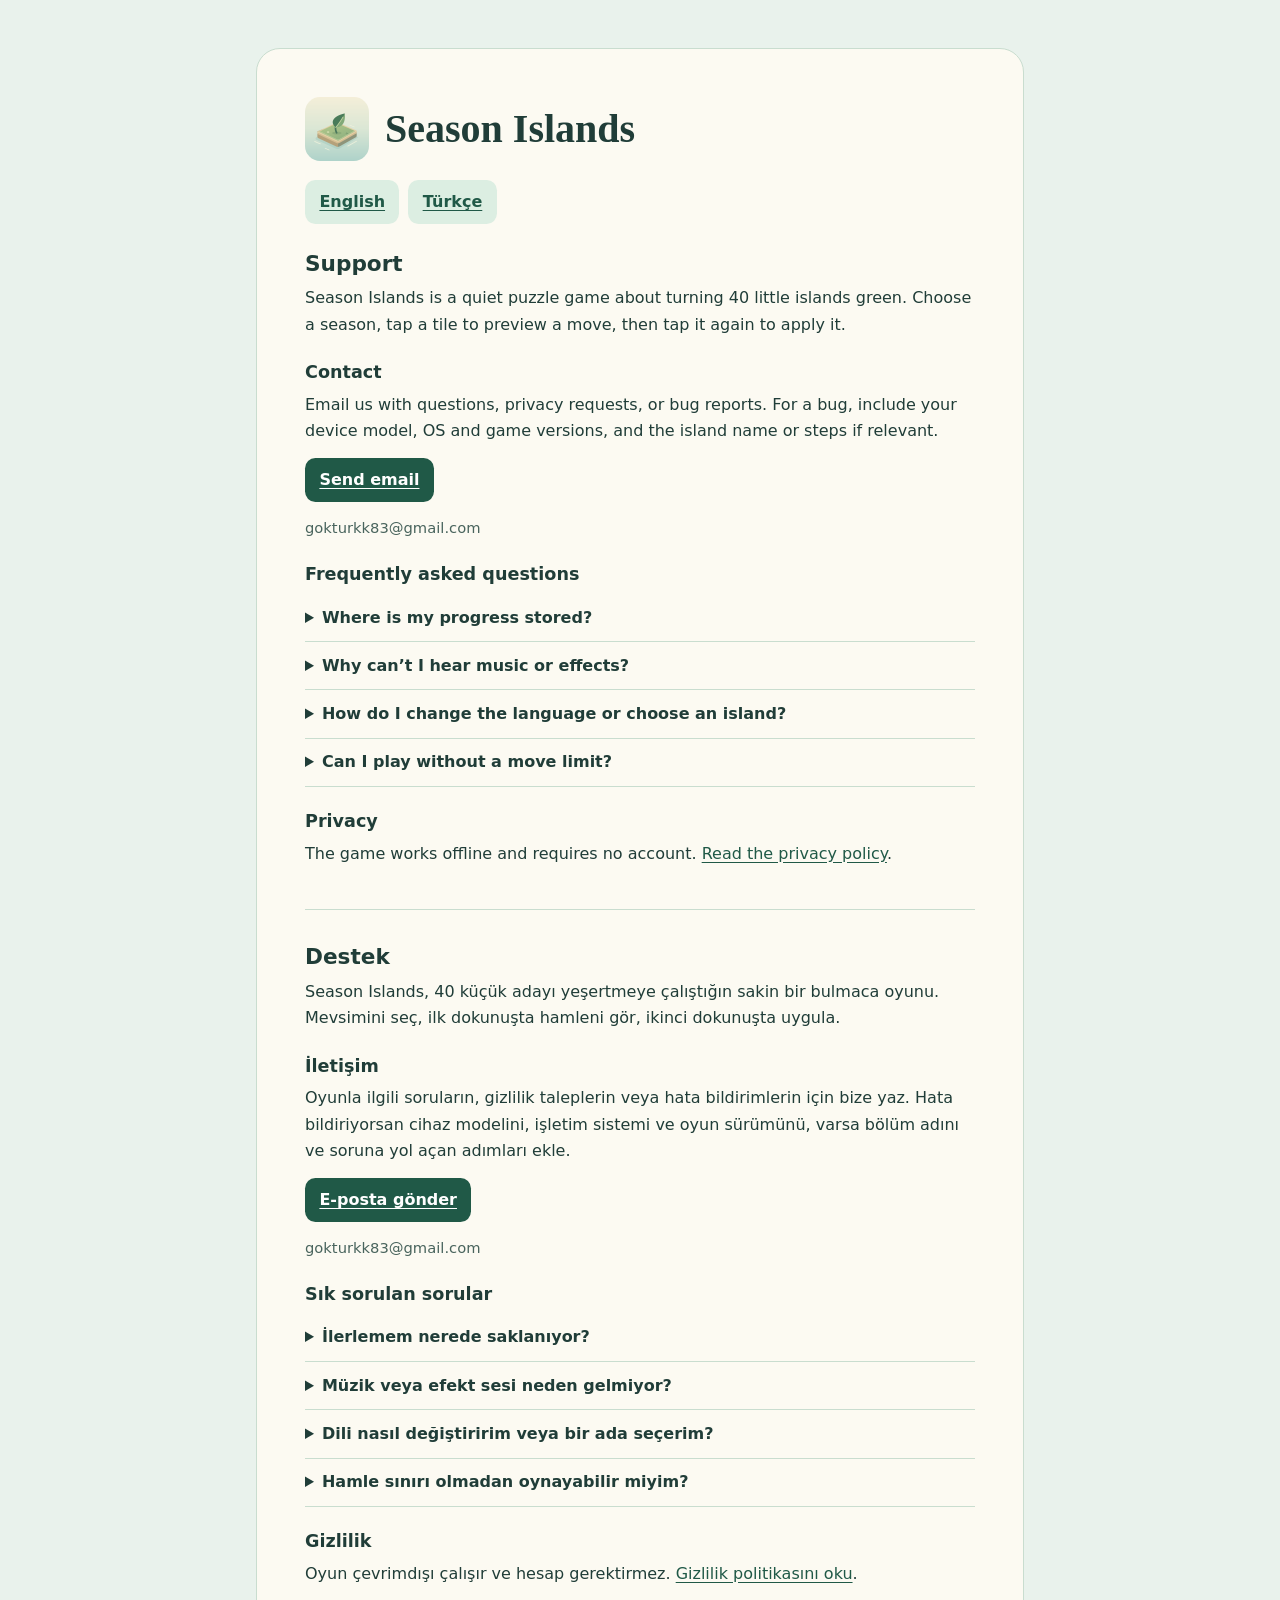
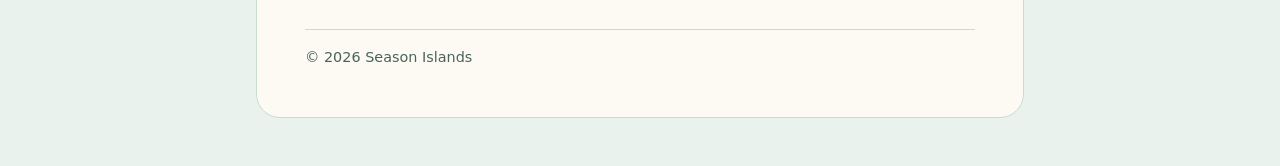
<file: index.html>
<!doctype html>
<html lang="en">
<head>
  <meta charset="utf-8">
  <meta name="viewport" content="width=device-width, initial-scale=1">
  <meta name="description" content="Contact, frequently asked questions, and privacy information for Season Islands.">
  <title>Season Islands — Support</title>
  <link rel="icon" href="icon.png" type="image/png">
  <link rel="stylesheet" href="style.css">
  <link rel="canonical" href="https://gokturkp0.github.io/season-islands-site/support.html">
</head>
<body>
  <main>
    <header>
      <img src="icon.png" alt="" width="64" height="64">
      <h1>Season Islands</h1>
    </header>
    <nav class="language" aria-label="Language / Dil">
      <a href="#en" lang="en">English</a>
      <a href="#tr" lang="tr">Türkçe</a>
    </nav>
    <section id="en" lang="en" aria-labelledby="support-en">
      <h2 id="support-en">Support</h2>
      <p>Season Islands is a quiet puzzle game about turning 40 little islands green. Choose a season, tap a tile to preview a move, then tap it again to apply it.</p>
      <h3 id="contact-en">Contact</h3>
      <p>Email us with questions, privacy requests, or bug reports. For a bug, include your device model, OS and game versions, and the island name or steps if relevant.</p>
      <p><a class="contact-button" href="mailto:gokturkk83@gmail.com?subject=Season%20Islands">Send email</a></p>
      <p class="email">gokturkk83@gmail.com</p>
      <h3>Frequently asked questions</h3>
      <details>
        <summary>Where is my progress stored?</summary>
        <p>Progress and settings are saved on your device. The game has no account or cloud save. Deleting the app and its data can remove your progress.</p>
      </details>
      <details>
        <summary>Why can’t I hear music or effects?</summary>
        <p>Raise your device volume, then check the separate Music and Ambience and effects settings. Each group has its own mute switch and volume level.</p>
      </details>
      <details>
        <summary>How do I change the language or choose an island?</summary>
        <p>Open Settings and choose Language for English or Turkish, or Level to revisit an island you’ve unlocked.</p>
      </details>
      <details>
        <summary>Can I play without a move limit?</summary>
        <p>Yes. Choose Easy under Settings → Difficulty and start or restart a level to play with unlimited moves.</p>
      </details>
      <h3>Privacy</h3>
      <p>The game works offline and requires no account. <a href="privacy-en.html" hreflang="en">Read the privacy policy</a>.</p>
    </section>
    <section id="tr" lang="tr" aria-labelledby="support-tr">
      <h2 id="support-tr">Destek</h2>
      <p>Season Islands, 40 küçük adayı yeşertmeye çalıştığın sakin bir bulmaca oyunu. Mevsimini seç, ilk dokunuşta hamleni gör, ikinci dokunuşta uygula.</p>
      <h3 id="contact-tr">İletişim</h3>
      <p>Oyunla ilgili soruların, gizlilik taleplerin veya hata bildirimlerin için bize yaz. Hata bildiriyorsan cihaz modelini, işletim sistemi ve oyun sürümünü, varsa bölüm adını ve soruna yol açan adımları ekle.</p>
      <p><a class="contact-button" href="mailto:gokturkk83@gmail.com?subject=Season%20Islands">E-posta gönder</a></p>
      <p class="email">gokturkk83@gmail.com</p>
      <h3>Sık sorulan sorular</h3>
      <details>
        <summary>İlerlemem nerede saklanıyor?</summary>
        <p>İlerleme ve ayarlar cihazında saklanır. Oyunda hesap veya bulut kaydı yoktur. Uygulamayı verileriyle birlikte silersen ilerlemen de silinebilir.</p>
      </details>
      <details>
        <summary>Müzik veya efekt sesi neden gelmiyor?</summary>
        <p>Cihazının sesini artırıp Ayarlar’da Müzik ile Ambiyans ve efektler bölümlerini kontrol et. İki grubun da ses seviyesi ve sessize alma seçeneği ayrıdır.</p>
      </details>
      <details>
        <summary>Dili nasıl değiştiririm veya bir ada seçerim?</summary>
        <p>Ayarlar → Dil bölümünden Türkçe veya İngilizceyi seç. Daha önce açtığın bir adaya dönmek için Ayarlar → Bölüm’ü kullan.</p>
      </details>
      <details>
        <summary>Hamle sınırı olmadan oynayabilir miyim?</summary>
        <p>Evet. Ayarlar → Zorluk bölümünden Kolay’ı seçip bir bölümü başlat veya yeniden başlat.</p>
      </details>
      <h3>Gizlilik</h3>
      <p>Oyun çevrimdışı çalışır ve hesap gerektirmez. <a href="privacy-tr.html" hreflang="tr">Gizlilik politikasını oku</a>.</p>
    </section>
    <footer>© 2026 Season Islands</footer>
  </main>
</body>
</html>
</file>
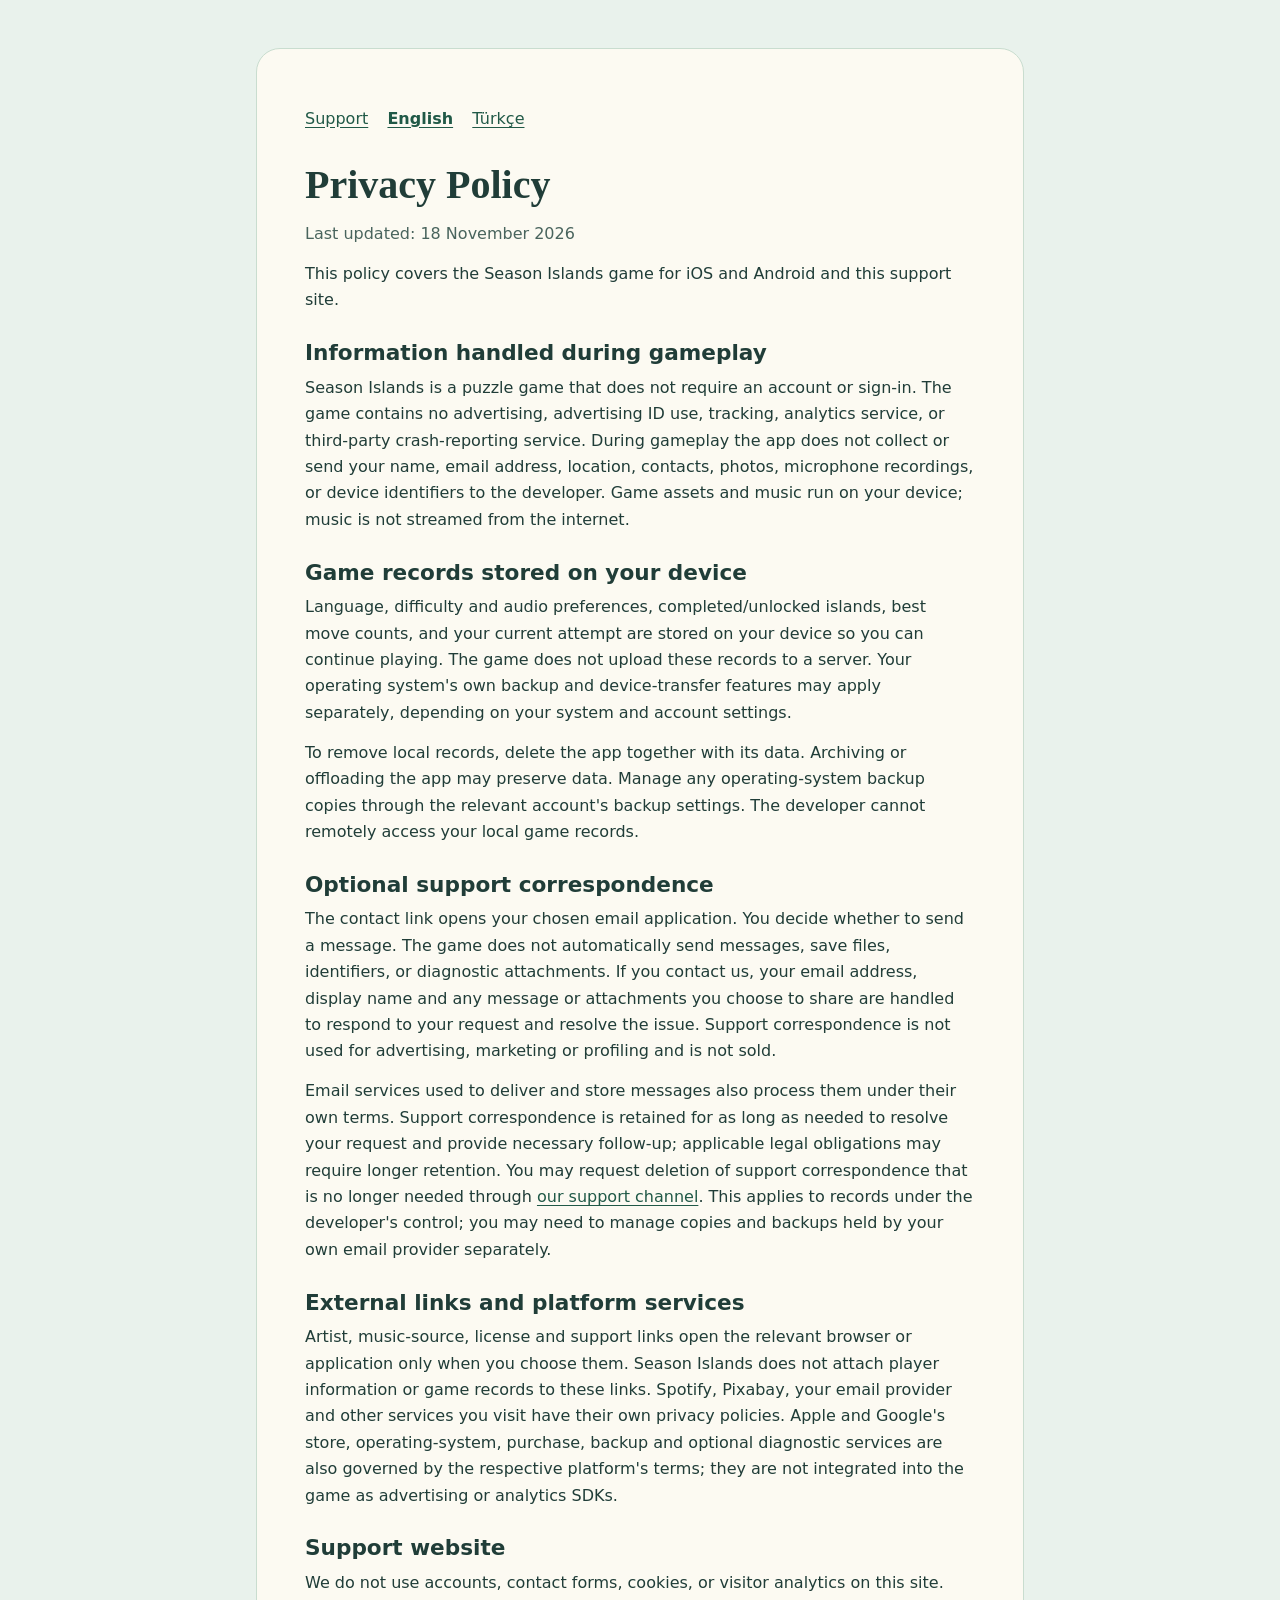
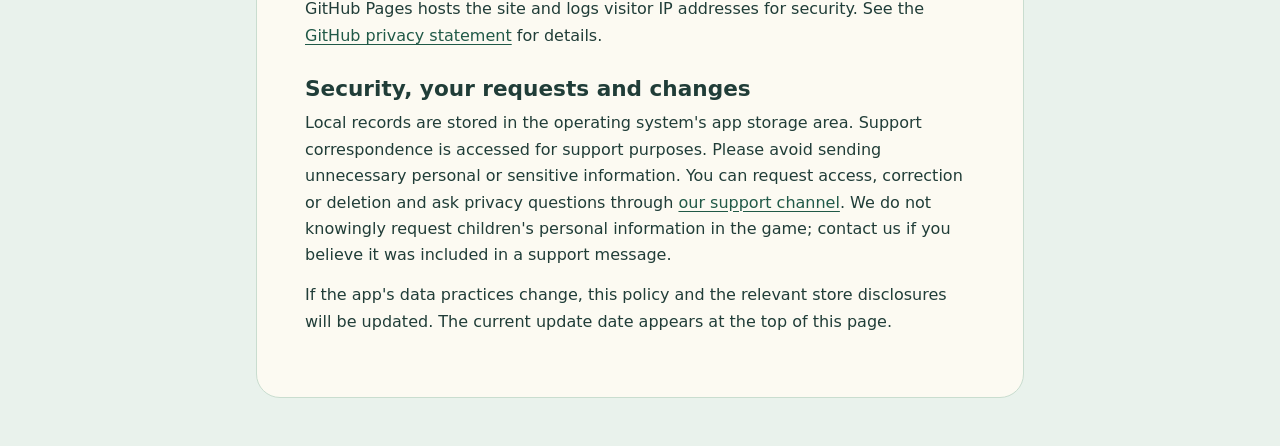
<file: privacy-en.html>
<!doctype html>
<html lang="en">
<head>
  <meta charset="utf-8">
  <meta name="viewport" content="width=device-width, initial-scale=1">
  <meta name="description" content="This policy covers the Season Islands game for iOS and Android and this support site.">
  <title>Season Islands — Privacy Policy</title>
  <link rel="icon" href="icon.png" type="image/png">
  <link rel="stylesheet" href="style.css">
</head>
<body>
  <main>
    <nav aria-label="Pages">
      <a href="support.html#en">Support</a>
      <a href="privacy-en.html" lang="en" hreflang="en" aria-current="page">English</a>
      <a href="privacy-tr.html" lang="tr" hreflang="tr">Türkçe</a>
    </nav>
    <h1>Privacy Policy</h1>
    <p class="updated">Last updated: 18 November 2026</p>
    <p>This policy covers the Season Islands game for iOS and Android and this support site.</p>
    <h2>Information handled during gameplay</h2>
    <p>Season Islands is a puzzle game that does not require an account or sign-in. The game contains no advertising, advertising ID use, tracking, analytics service, or third-party crash-reporting service. During gameplay the app does not collect or send your name, email address, location, contacts, photos, microphone recordings, or device identifiers to the developer. Game assets and music run on your device; music is not streamed from the internet.</p>
    <h2>Game records stored on your device</h2>
    <p>Language, difficulty and audio preferences, completed/unlocked islands, best move counts, and your current attempt are stored on your device so you can continue playing. The game does not upload these records to a server. Your operating system&#x27;s own backup and device-transfer features may apply separately, depending on your system and account settings.</p>
    <p>To remove local records, delete the app together with its data. Archiving or offloading the app may preserve data. Manage any operating-system backup copies through the relevant account&#x27;s backup settings. The developer cannot remotely access your local game records.</p>
    <h2>Optional support correspondence</h2>
    <p>The contact link opens your chosen email application. You decide whether to send a message. The game does not automatically send messages, save files, identifiers, or diagnostic attachments. If you contact us, your email address, display name and any message or attachments you choose to share are handled to respond to your request and resolve the issue. Support correspondence is not used for advertising, marketing or profiling and is not sold.</p>
    <p>Email services used to deliver and store messages also process them under their own terms. Support correspondence is retained for as long as needed to resolve your request and provide necessary follow-up; applicable legal obligations may require longer retention. You may request deletion of support correspondence that is no longer needed through <a href="support.html#contact-en">our support channel</a>. This applies to records under the developer&#x27;s control; you may need to manage copies and backups held by your own email provider separately.</p>
    <h2>External links and platform services</h2>
    <p>Artist, music-source, license and support links open the relevant browser or application only when you choose them. Season Islands does not attach player information or game records to these links. Spotify, Pixabay, your email provider and other services you visit have their own privacy policies. Apple and Google&#x27;s store, operating-system, purchase, backup and optional diagnostic services are also governed by the respective platform&#x27;s terms; they are not integrated into the game as advertising or analytics SDKs.</p>
    <h2>Support website</h2>
    <p>We do not use accounts, contact forms, cookies, or visitor analytics on this site. GitHub Pages hosts the site and logs visitor IP addresses for security. See the <a href="https://docs.github.com/en/site-policy/privacy-policies/github-general-privacy-statement">GitHub privacy statement</a> for details.</p>
    <h2>Security, your requests and changes</h2>
    <p>Local records are stored in the operating system&#x27;s app storage area. Support correspondence is accessed for support purposes. Please avoid sending unnecessary personal or sensitive information. You can request access, correction or deletion and ask privacy questions through <a href="support.html#contact-en">our support channel</a>. We do not knowingly request children&#x27;s personal information in the game; contact us if you believe it was included in a support message.</p>
    <p>If the app&#x27;s data practices change, this policy and the relevant store disclosures will be updated. The current update date appears at the top of this page.</p>
  </main>
</body>
</html>
</file>
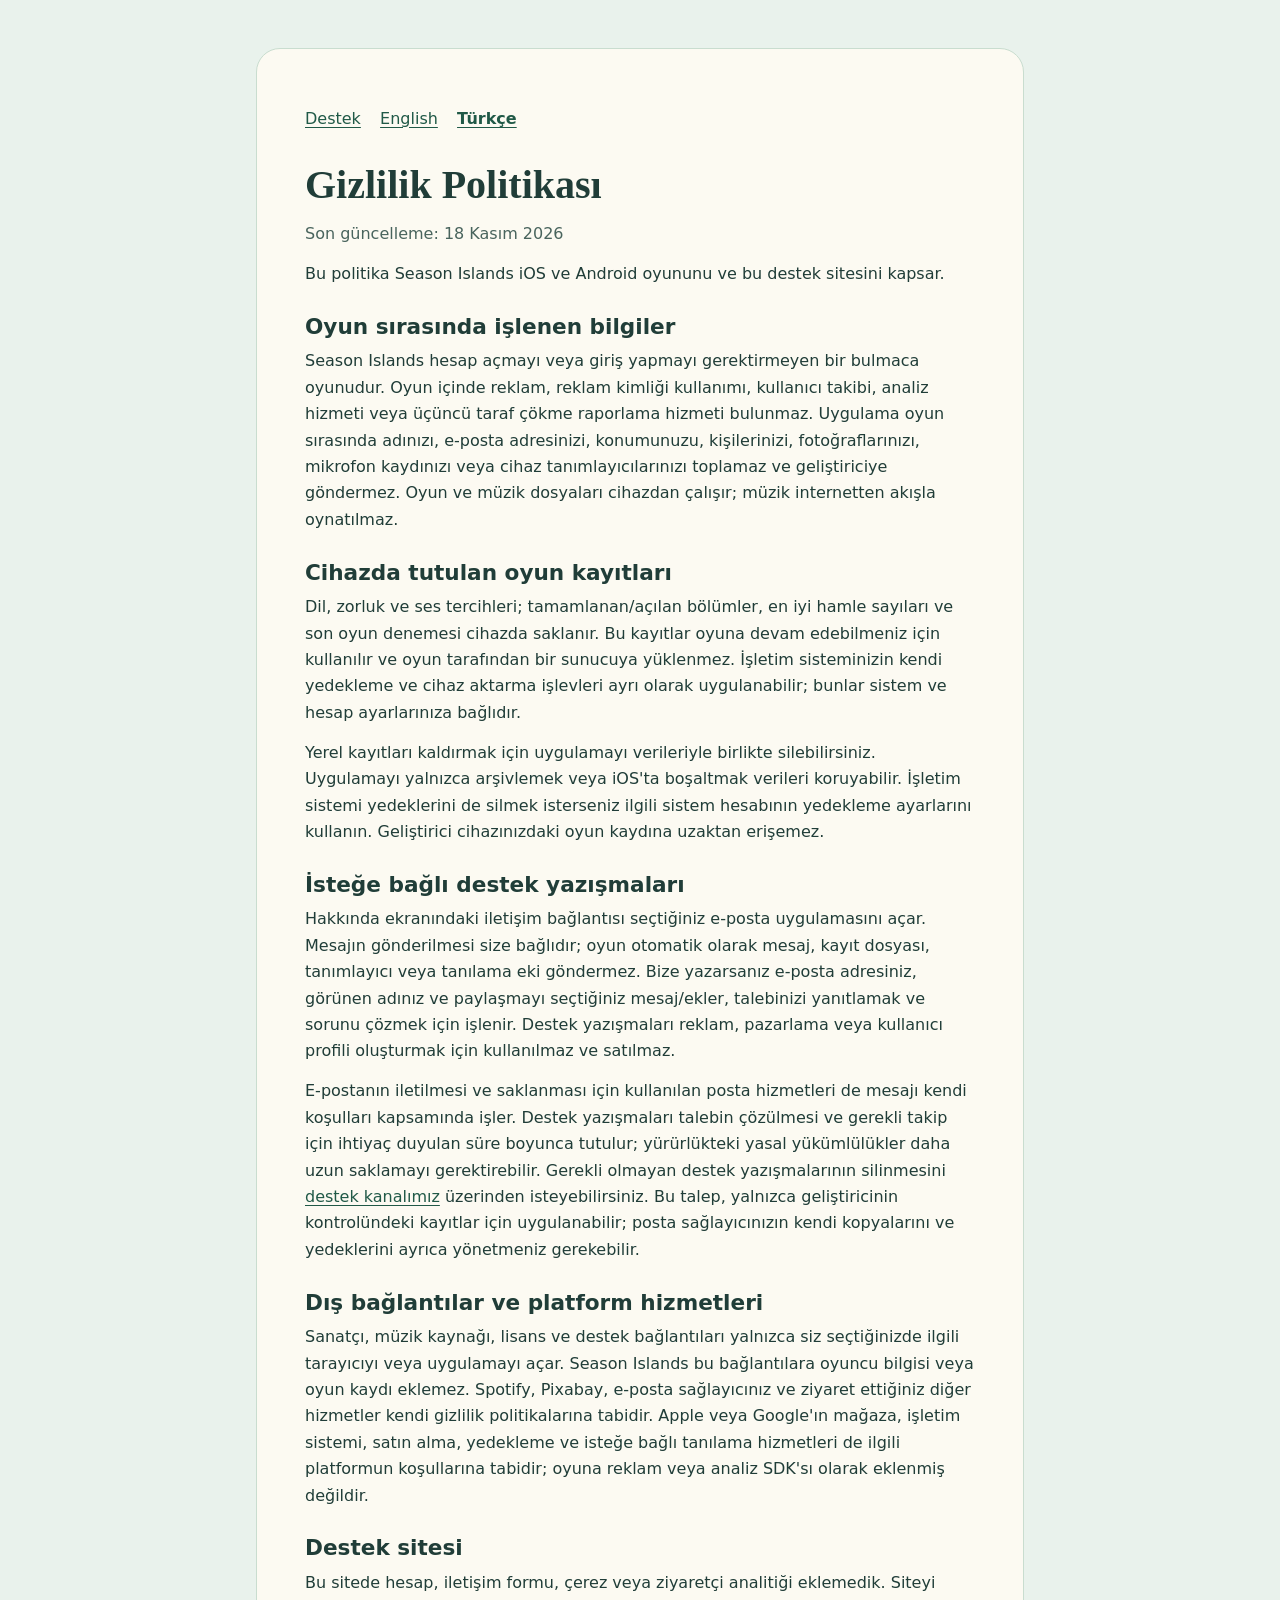
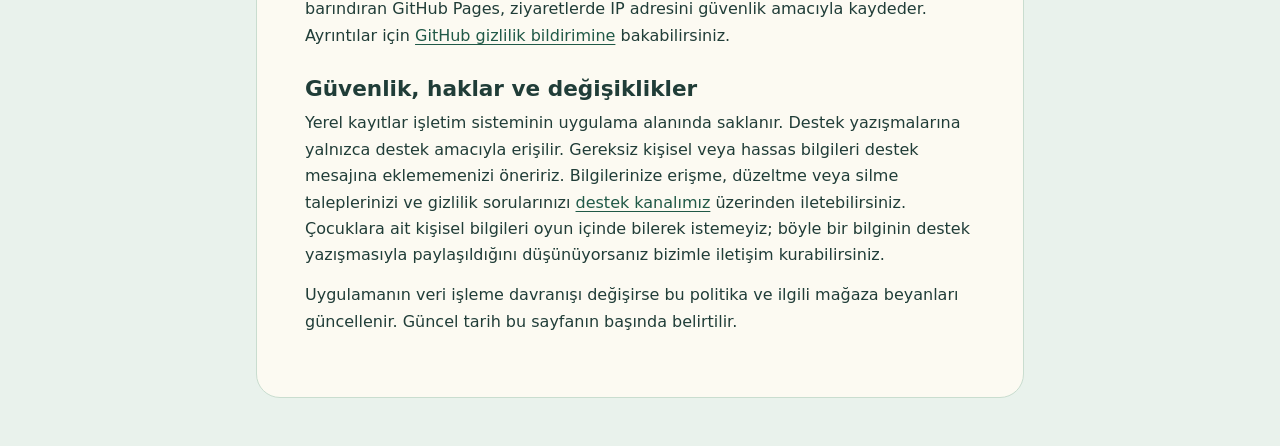
<file: privacy-tr.html>
<!doctype html>
<html lang="tr">
<head>
  <meta charset="utf-8">
  <meta name="viewport" content="width=device-width, initial-scale=1">
  <meta name="description" content="Bu politika Season Islands iOS ve Android oyununu ve bu destek sitesini kapsar.">
  <title>Season Islands — Gizlilik Politikası</title>
  <link rel="icon" href="icon.png" type="image/png">
  <link rel="stylesheet" href="style.css">
</head>
<body>
  <main>
    <nav aria-label="Sayfalar">
      <a href="support.html#tr">Destek</a>
      <a href="privacy-en.html" lang="en" hreflang="en">English</a>
      <a href="privacy-tr.html" lang="tr" hreflang="tr" aria-current="page">Türkçe</a>
    </nav>
    <h1>Gizlilik Politikası</h1>
    <p class="updated">Son güncelleme: 18 Kasım 2026</p>
    <p>Bu politika Season Islands iOS ve Android oyununu ve bu destek sitesini kapsar.</p>
    <h2>Oyun sırasında işlenen bilgiler</h2>
    <p>Season Islands hesap açmayı veya giriş yapmayı gerektirmeyen bir bulmaca oyunudur. Oyun içinde reklam, reklam kimliği kullanımı, kullanıcı takibi, analiz hizmeti veya üçüncü taraf çökme raporlama hizmeti bulunmaz. Uygulama oyun sırasında adınızı, e-posta adresinizi, konumunuzu, kişilerinizi, fotoğraflarınızı, mikrofon kaydınızı veya cihaz tanımlayıcılarınızı toplamaz ve geliştiriciye göndermez. Oyun ve müzik dosyaları cihazdan çalışır; müzik internetten akışla oynatılmaz.</p>
    <h2>Cihazda tutulan oyun kayıtları</h2>
    <p>Dil, zorluk ve ses tercihleri; tamamlanan/açılan bölümler, en iyi hamle sayıları ve son oyun denemesi cihazda saklanır. Bu kayıtlar oyuna devam edebilmeniz için kullanılır ve oyun tarafından bir sunucuya yüklenmez. İşletim sisteminizin kendi yedekleme ve cihaz aktarma işlevleri ayrı olarak uygulanabilir; bunlar sistem ve hesap ayarlarınıza bağlıdır.</p>
    <p>Yerel kayıtları kaldırmak için uygulamayı verileriyle birlikte silebilirsiniz. Uygulamayı yalnızca arşivlemek veya iOS&#x27;ta boşaltmak verileri koruyabilir. İşletim sistemi yedeklerini de silmek isterseniz ilgili sistem hesabının yedekleme ayarlarını kullanın. Geliştirici cihazınızdaki oyun kaydına uzaktan erişemez.</p>
    <h2>İsteğe bağlı destek yazışmaları</h2>
    <p>Hakkında ekranındaki iletişim bağlantısı seçtiğiniz e-posta uygulamasını açar. Mesajın gönderilmesi size bağlıdır; oyun otomatik olarak mesaj, kayıt dosyası, tanımlayıcı veya tanılama eki göndermez. Bize yazarsanız e-posta adresiniz, görünen adınız ve paylaşmayı seçtiğiniz mesaj/ekler, talebinizi yanıtlamak ve sorunu çözmek için işlenir. Destek yazışmaları reklam, pazarlama veya kullanıcı profili oluşturmak için kullanılmaz ve satılmaz.</p>
    <p>E-postanın iletilmesi ve saklanması için kullanılan posta hizmetleri de mesajı kendi koşulları kapsamında işler. Destek yazışmaları talebin çözülmesi ve gerekli takip için ihtiyaç duyulan süre boyunca tutulur; yürürlükteki yasal yükümlülükler daha uzun saklamayı gerektirebilir. Gerekli olmayan destek yazışmalarının silinmesini <a href="support.html#contact-tr">destek kanalımız</a> üzerinden isteyebilirsiniz. Bu talep, yalnızca geliştiricinin kontrolündeki kayıtlar için uygulanabilir; posta sağlayıcınızın kendi kopyalarını ve yedeklerini ayrıca yönetmeniz gerekebilir.</p>
    <h2>Dış bağlantılar ve platform hizmetleri</h2>
    <p>Sanatçı, müzik kaynağı, lisans ve destek bağlantıları yalnızca siz seçtiğinizde ilgili tarayıcıyı veya uygulamayı açar. Season Islands bu bağlantılara oyuncu bilgisi veya oyun kaydı eklemez. Spotify, Pixabay, e-posta sağlayıcınız ve ziyaret ettiğiniz diğer hizmetler kendi gizlilik politikalarına tabidir. Apple veya Google&#x27;ın mağaza, işletim sistemi, satın alma, yedekleme ve isteğe bağlı tanılama hizmetleri de ilgili platformun koşullarına tabidir; oyuna reklam veya analiz SDK&#x27;sı olarak eklenmiş değildir.</p>
    <h2>Destek sitesi</h2>
    <p>Bu sitede hesap, iletişim formu, çerez veya ziyaretçi analitiği eklemedik. Siteyi barındıran GitHub Pages, ziyaretlerde IP adresini güvenlik amacıyla kaydeder. Ayrıntılar için <a href="https://docs.github.com/en/site-policy/privacy-policies/github-general-privacy-statement">GitHub gizlilik bildirimine</a> bakabilirsiniz.</p>
    <h2>Güvenlik, haklar ve değişiklikler</h2>
    <p>Yerel kayıtlar işletim sisteminin uygulama alanında saklanır. Destek yazışmalarına yalnızca destek amacıyla erişilir. Gereksiz kişisel veya hassas bilgileri destek mesajına eklememenizi öneririz. Bilgilerinize erişme, düzeltme veya silme taleplerinizi ve gizlilik sorularınızı <a href="support.html#contact-tr">destek kanalımız</a> üzerinden iletebilirsiniz. Çocuklara ait kişisel bilgileri oyun içinde bilerek istemeyiz; böyle bir bilginin destek yazışmasıyla paylaşıldığını düşünüyorsanız bizimle iletişim kurabilirsiniz.</p>
    <p>Uygulamanın veri işleme davranışı değişirse bu politika ve ilgili mağaza beyanları güncellenir. Güncel tarih bu sayfanın başında belirtilir.</p>
  </main>
</body>
</html>
</file>
<file: style.css>
:root {
  color-scheme: light dark;
  --background: #e9f2ec;
  --surface: #fcfaf2;
  --text: #203d38;
  --muted: #49645d;
  --line: #c9ddcf;
  --link: #205947;
  --chip: #dceee2;
  --button: #205947;
  --button-text: #fff;
  --focus: #427467;
  font: 100%/1.65 system-ui, -apple-system, sans-serif;
  background: var(--background);
  color: var(--text);
}
*, *::before, *::after { box-sizing: border-box; }
body { margin: 0; padding: clamp(0.75rem, 4vw, 3rem); }
main {
  max-width: 48rem;
  margin: 0 auto;
  padding: clamp(1.15rem, 5vw, 3rem);
  background: var(--surface);
  border: 1px solid var(--line);
  border-radius: 1.5rem;
}
header { display: flex; flex-wrap: wrap; align-items: center; gap: 1rem; }
header img { border-radius: 0.95rem; }
h1, h2, h3 { line-height: 1.2; }
h1 { margin: 0; font: 700 clamp(1.75rem, 6vw, 2.5rem)/1.12 Georgia, serif; }
h2 { margin: 1.65rem 0 0.55rem; font-size: 1.35rem; }
h3 { margin: 1.5rem 0 .55rem; font-size: 1.1rem; }
p { margin: 0.45rem 0 0.85rem; }
a { color: var(--link); text-underline-offset: 0.18em; overflow-wrap: anywhere; }
:focus-visible { outline: 3px solid var(--focus); outline-offset: 4px; }
nav { display: flex; flex-wrap: wrap; gap: 0.35rem 1.2rem; margin-bottom: 1.4rem; }
nav a { display: inline-flex; align-items: center; min-height: 2.75rem; }
nav a[aria-current="page"] { font-weight: 700; }
.language { margin-top: 1.2rem; gap: 0.55rem; }
.language a, .contact-button { padding: 0.45rem 0.9rem; border-radius: 0.65rem; font-weight: 650; }
.language a { background: var(--chip); }
.contact-button { display: inline-flex; align-items: center; min-height: 2.75rem; background: var(--button); color: var(--button-text); }
.updated, .email, footer { color: var(--muted); }
.updated { margin-top: 0.8rem; }
.email { font-size: 0.92rem; overflow-wrap: anywhere; }
details { border-bottom: 1px solid var(--line); }
summary { min-height: 2.75rem; padding: 0.65rem 0; font-weight: 650; cursor: pointer; }
details p { margin-top: 0; }
section + section, footer { border-top: 1px solid var(--line); margin-top: 2.6rem; padding-top: 0.5rem; }
footer { padding-top: 1rem; font-size: 0.9rem; }
@media (prefers-color-scheme: dark) {
  :root {
    --background: #162724;
    --surface: #20342e;
    --text: #e8f3eb;
    --muted: #b9cec2;
    --line: #456056;
    --link: #b3e9ce;
    --chip: #2e5144;
    --button: #b3e9ce;
    --button-text: #16342b;
    --focus: #b3e9ce;
  }
}
</file>
